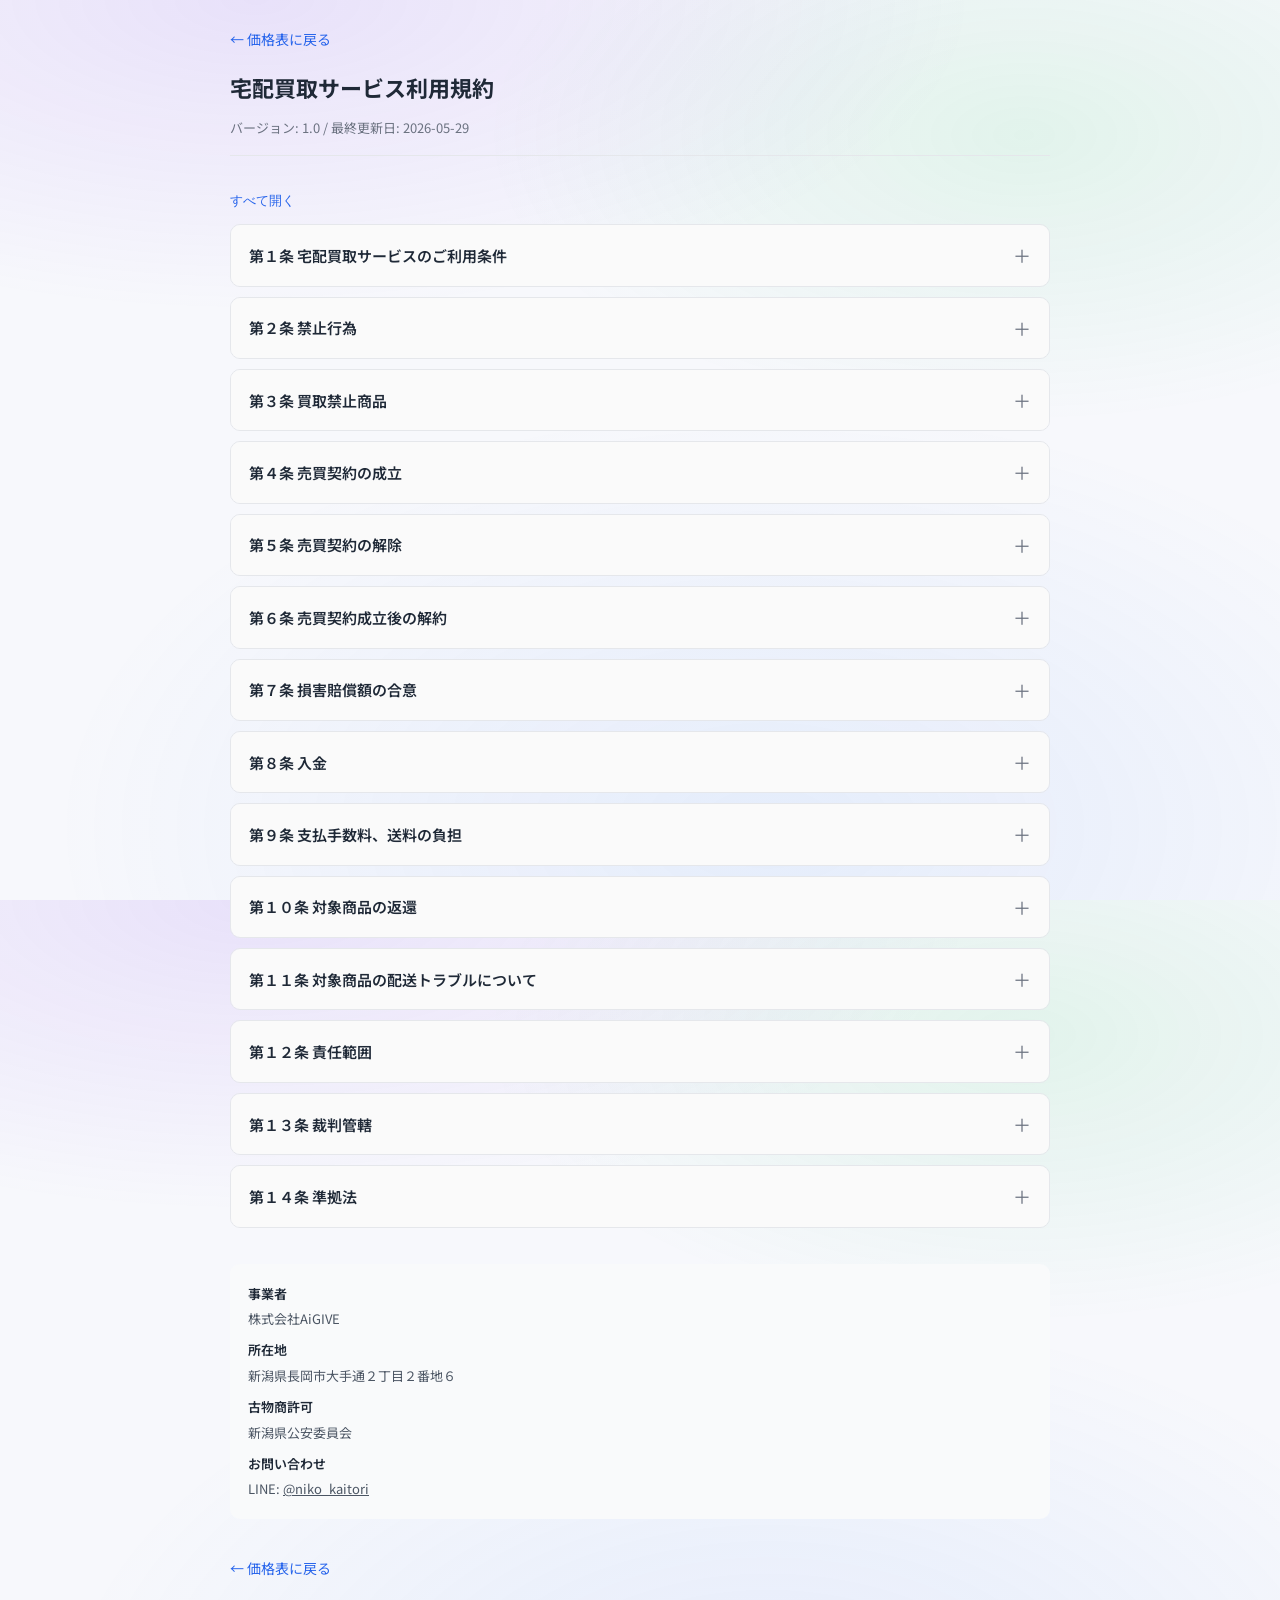
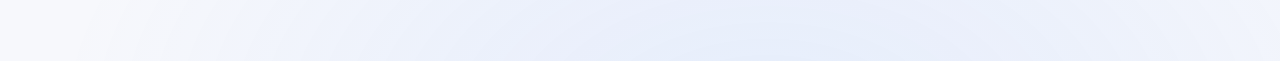
<file: terms.html>
<!DOCTYPE html>
<html lang="ja">
<head>
  <meta charset="UTF-8">
  <meta name="viewport" content="width=device-width, initial-scale=1.0">
  <title>利用規約 | にこにこ買取</title>
  <meta name="description" content="にこにこ買取（株式会社AiGIVE）の宅配買取サービス利用規約">
  <link rel="preconnect" href="https://fonts.googleapis.com">
  <link rel="preconnect" href="https://fonts.gstatic.com" crossorigin>
  <link href="https://fonts.googleapis.com/css2?family=Noto+Sans+JP:wght@400;500;600;700;900&display=swap" rel="stylesheet">
  <link rel="stylesheet" href="style.css">
  <link rel="icon" href="images/icon_130x130.png">
  <style>
    .terms-page { max-width: 860px; margin: 0 auto; padding: 24px 20px 64px; line-height: 1.8; color: #1f2937; }
    .terms-page__back { display: inline-flex; align-items: center; gap: 4px; color: #2563eb; text-decoration: none; font-size: 14px; margin-bottom: 16px; }
    .terms-page__back:hover { text-decoration: underline; }
    .terms-page h1 { font-size: 22px; margin: 0 0 8px; font-weight: 700; }
    .terms-page__meta { color: #6b7280; font-size: 13px; margin-bottom: 28px; padding-bottom: 16px; border-bottom: 1px solid #e5e7eb; }
    .terms-page details { border: 1px solid #e5e7eb; border-radius: 10px; margin-bottom: 10px; background: #fff; overflow: hidden; }
    .terms-page details[open] { box-shadow: 0 1px 3px rgba(0,0,0,0.04); }
    .terms-page summary { padding: 14px 18px; cursor: pointer; font-weight: 600; font-size: 15px; list-style: none; display: flex; align-items: center; justify-content: space-between; gap: 8px; background: #fafafa; }
    .terms-page summary::-webkit-details-marker { display: none; }
    .terms-page summary::after { content: '＋'; color: #6b7280; font-size: 18px; font-weight: 400; }
    .terms-page details[open] summary::after { content: '−'; }
    .terms-page details[open] summary { border-bottom: 1px solid #e5e7eb; }
    .terms-page__art-body { padding: 16px 22px 20px; font-size: 14px; }
    .terms-page__art-body p { margin: 0 0 10px; }
    .terms-page__art-body ol { padding-left: 1.4em; margin: 0 0 10px; }
    .terms-page__art-body ol > li { margin-bottom: 8px; }
    .terms-page__art-body ul.parenthesized { list-style: none; padding-left: 0; }
    .terms-page__art-body ul.parenthesized > li { padding-left: 2.2em; text-indent: -2.2em; margin-bottom: 6px; }
    .terms-page__art-body ul.sub { padding-left: 1.4em; list-style: disc; }
    .terms-page__art-body ul.sub > li { margin-bottom: 4px; }
    .terms-page__company { margin-top: 36px; padding: 18px; background: #f9fafb; border-radius: 10px; font-size: 13px; color: #4b5563; }
    .terms-page__company dt { font-weight: 600; color: #1f2937; margin-top: 8px; }
    .terms-page__company dt:first-child { margin-top: 0; }
    .terms-page__company dd { margin: 2px 0 0; }
    .terms-page__expand-all { display: inline-block; margin-bottom: 14px; font-size: 13px; color: #2563eb; cursor: pointer; background: none; border: none; padding: 0; }
    .terms-page__expand-all:hover { text-decoration: underline; }
  </style>
</head>
<body>
  <div class="terms-page">
    <a class="terms-page__back" href="./">← 価格表に戻る</a>
    <h1>宅配買取サービス利用規約</h1>
    <div class="terms-page__meta">
      バージョン: 1.0 / 最終更新日: 2026-05-29
    </div>

    <button class="terms-page__expand-all" type="button" id="expandAllBtn">すべて開く</button>

    <details>
      <summary>第１条 宅配買取サービスのご利用条件</summary>
      <div class="terms-page__art-body">
        <ol>
          <li>当社は、宅配買取サービスを、次のすべての条件を満たすお客様にご提供いたします。
            <ul class="parenthesized">
              <li>⑴ 本規約にご同意いただいた方</li>
              <li>⑵ 当社所定の買取申込書に、住所・氏名・生年月日・電話番号・お客様ご自身名義の銀行口座・その他の当社所定の事項をご記入いただいた方</li>
              <li>⑶ 下記本人確認書類を買取希望商品に同梱して送付することに同意いただいた方
                <ul class="sub">
                  <li>ア 初めての郵送取引の際は、３か月以内に取得した住民票または印鑑証明書の原本</li>
                  <li>イ 二度目以降の取引の方は、運転免許証、健康保険証、パスポート、マイナンバーカードのいずれかの写し</li>
                </ul>
              </li>
              <li>⑷ 本人確認書類とご本人が一緒に写った写真（セルフィー）を、当社が指定する方法により提供して頂ける方</li>
            </ul>
          </li>
          <li>前記⑵⑶⑷で得られた個人情報は当社にて厳重に管理し、個人情報保護法及び古物営業法等に定める場合を除き、お客様の許可なくお客様の個人情報を第三者に提供いたしません。</li>
        </ol>
      </div>
    </details>

    <details>
      <summary>第２条 禁止行為</summary>
      <div class="terms-page__art-body">
        <ol>
          <li>お客様が次のいずれかに該当する場合、本サービスを利用できません。
            <ul class="parenthesized">
              <li>⑴ お客様のご登録情報に虚偽の記載、誤記、記入漏れなどがある場合</li>
              <li>⑵ お客様が18歳未満である場合</li>
              <li>⑶ お客様が未成年者、成年被後見人、被保佐人及び補助人の同意を要する旨の審判を受けた被補助人のいずれかである場合</li>
              <li>⑷ お客様が過去に当社から売買契約を解除され、又は本サービスの利用を停止されていた場合</li>
              <li>⑸ 不正又は違法な手段、目的により本サービスを利用するものであると当社が判断する場合</li>
              <li>⑹ お客様が反社会的勢力（暴力団、暴力団員、暴力団準構成員、暴力団関係企業、総会屋、社会運動標榜ゴロ、政治活動標榜ゴロ、特殊知能暴力集団及びこれらに準じるもの）である場合</li>
              <li>⑺ 申込者と売主の同一性について、当社が合理的な疑いを持つ場合（親族等の第三者の個人情報を用いた申請と判断される場合を含む）。当社は申込者本人との電話等による確認を求めることができます。当該確認に応じない場合、または確認の結果、申込者と売主の同一性が確認できないと当社が判断した場合、当社は当該申込をお断りすることができます。</li>
              <li>⑻ 同一人物または関連する複数名義による反復・継続的な売却が認められる場合、または申込内容から不正目的が疑われると当社が判断した場合、当社は取引を謝絶することができます。</li>
              <li>⑼ 前各号の不正申請が確認された場合、当社は所轄の警察署または税務当局への通報を行うことができます。</li>
            </ul>
          </li>
        </ol>
      </div>
    </details>

    <details>
      <summary>第３条 買取禁止商品</summary>
      <div class="terms-page__art-body">
        <ol>
          <li>以下の商品については、当社は買取りを致しません。
            <ul class="parenthesized">
              <li>⑴ 盗品・贋物・コピー品・海賊版等の不正品</li>
              <li>⑵ 不正転売目的で入手した商品</li>
              <li>⑶ サンプル商品</li>
              <li>⑷ 免税購入品やその疑いのある商品</li>
              <li>⑸ メルカリやフリマサイトなどで購入された、一次流通品でない商品</li>
              <li>⑹ 当社の基準によって再シュリンク加工品などの再加工品と判断される商品</li>
              <li>⑺ 状態に問題がある商品</li>
              <li>⑻ においの付着（タバコ、香水、芳香剤、ペット、カビ、保管臭等）が認められる商品</li>
              <li>⑼ その他、当社の販売基準において再販が困難であると判断される商品</li>
            </ul>
          </li>
          <li>前項記載の商品が買取希望品の中に含まれていた場合、同時に送付された全商品の買取が不可となります。</li>
          <li>対象商品の状態によって、事前合意の買取価格から減額となる場合があります。以下の項目（「特定減額項目」）に該当する際は、当社での除去作業工数および再販時の付加価値低下を考慮し、一律で以下の基準により減額いたします。
            <ul class="sub">
              <li>ア 店舗の領収シール等のラベル：−200円/点</li>
              <li>イ ハードケース等の梱包：−200円/点</li>
            </ul>
          </li>
          <li>前項の「特定減額項目」は、お客様自身が発送前に容易に確認可能な客観的事実であるため、対象商品の発送をもって、お客様は当該減額を無条件で承諾したものとみなします。</li>
          <li>対象商品に関する確認結果はアプリ等によるメッセージで報告します。</li>
        </ol>
      </div>
    </details>

    <details>
      <summary>第４条 売買契約の成立</summary>
      <div class="terms-page__art-body">
        <ol>
          <li>以下のいずれかの方法により、対象商品の売買契約が成立します。
            <ul class="parenthesized">
              <li>⑴ お客様が当社ウェブサイト上の買取申込フォームに必要事項を入力し、本規約に同意の上送信した時点</li>
              <li>⑵ 当社とお客様の間で情報通信アプリ等を利用して対象商品の売買に関する合意が成立し、お客様が合意成立時から３時間以内に買取申込書を作成し送信した時点</li>
            </ul>
          </li>
          <li>対象商品が第5条第1項⑵に定める指定日に到着しなかった場合、実際の到着日における当社の買取価格を適用します。ただし、以下の場合は売買契約時の合意価格を適用します。
            <ul class="parenthesized">
              <li>⑴ 到着日の買取価格が合意価格を上回る場合</li>
              <li>⑵ 天災その他お客様の責めに帰すことのできない事由による遅延の場合</li>
            </ul>
          </li>
          <li>お客様が対象商品を発送した時点で、第３条第３項に定める「特定減額項目」の適用、および本規約の全条項に最終合意したものとみなします。</li>
        </ol>
      </div>
    </details>

    <details>
      <summary>第５条 売買契約の解除</summary>
      <div class="terms-page__art-body">
        <ol>
          <li>当社は、対象商品の売買契約成立後であっても、次のいずれかに該当する場合、当該売買契約を解除することができます。
            <ul class="parenthesized">
              <li>⑴ お客様の申告内容（本人確認書類、口座情報等）に虚偽、不備等が判明した場合</li>
              <li>⑵ 対象商品が当社の指定日までに届かなかった場合。当社の指定日は、原則として、売買契約成立日の翌日となります。当社の事前許可を得た場合例外的に、新潟県から離れた地域からの発送であり物理的に売買契約成立日の翌日に対象商品の到着が不可能である場合、売買契約成立日の翌々日となります。</li>
              <li>⑶ 第２条に定める禁止事項に該当する場合</li>
              <li>⑷ 第３条に掲げる商品であることが明らかとなった場合</li>
              <li>⑸ その他、当社が対象商品を買い取ることが不適当であると判断した場合</li>
              <li>⑹ 第2条1⑺⑻⑼に該当する事由が判明した場合</li>
            </ul>
          </li>
        </ol>
      </div>
    </details>

    <details>
      <summary>第６条 売買契約成立後の解約</summary>
      <div class="terms-page__art-body">
        <ol>
          <li>売買契約成立後、お客様の事情に基づく売買契約の解約はお受けできません。</li>
          <li>第３条第３項に定める「特定減額項目」に該当したことを理由とする、対象商品の返還請求および契約の解除は一切認められないものとします。</li>
          <li>特定減額項目以外の事由（当社査定による大幅な減額等）により、例外的に当社が解約を認める場合であっても、返送に係る送料はお客様の負担（着払い）となります。</li>
        </ol>
      </div>
    </details>

    <details>
      <summary>第７条 損害賠償額の合意</summary>
      <div class="terms-page__art-body">
        <ol>
          <li>売買契約成立後に第５条に基づき当社から売買契約が解除された場合、以下の損害賠償金が発生します。
            <ul class="parenthesized">
              <li>⑴ 通常商品の契約解除：1申請につき30,000円</li>
              <li>⑵ 未発売・予約商品の契約解除：1商品につき30,000円</li>
            </ul>
          </li>
        </ol>
      </div>
    </details>

    <details>
      <summary>第８条 入金</summary>
      <div class="terms-page__art-body">
        <ol>
          <li>当社が対象商品の受領後、原則として３営業日以内（土日祝を除く）にお支払いたします。ただし、口座情報に不備があった場合、不正な取引（規約違反、法令違反、その他社会通念に照らして当社が不正と判断した取引）に当たる場合、依頼先金融機関の事情による場合はこの限りではありません。</li>
        </ol>
      </div>
    </details>

    <details>
      <summary>第９条 支払手数料、送料の負担</summary>
      <div class="terms-page__art-body">
        <ol>
          <li>買取金額が１０万円以上の場合は、当社が支払手数料を負担いたします。買取金額が１０万円未満の場合はお客様にて、一律３００円の支払手数料をご負担いただきます。</li>
          <li>買取り商品の送料は、お客様の負担となります。ただし、当社が別途定めるキャンペーン条件を満たす場合、又は当社が着払い発送を指定した場合は、当社が送料を負担します。</li>
        </ol>
      </div>
    </details>

    <details>
      <summary>第１０条 対象商品の返還</summary>
      <div class="terms-page__art-body">
        <ol>
          <li>下記条件に該当した場合、当社は、お客様に当該対象商品を着払いにて返却いたします。
            <ul class="parenthesized">
              <li>⑴ 当社が受領した対象商品が、第３条１項２項記載の買取不可条件に該当していた場合。</li>
              <li>⑵ 第５条１項に基づき当社が対象商品の売買契約を解除した場合であり、かつ、その解除時までに対象商品をお客様から既に受け取っている場合</li>
            </ul>
          </li>
          <li>お客様が、返品商品の受取拒否をされたり、長期不在により商品が当社に返送された場合、お客様が当該商品に対する所有権その他一切の権利を放棄し、その処分を当社に委託したものとみなし、当社にて処分いたします。</li>
        </ol>
      </div>
    </details>

    <details>
      <summary>第１１条 対象商品の配送トラブルについて</summary>
      <div class="terms-page__art-body">
        <ol>
          <li>商品配送中に発生した対象商品の紛失・故障・破損等の損害につきましては、当社はその賠償の責を負いません。</li>
        </ol>
      </div>
    </details>

    <details>
      <summary>第１２条 責任範囲</summary>
      <div class="terms-page__art-body">
        <ol>
          <li>当社はお客様に対し、債務不履行責任、不法行為責任、その他法律上の請求原因の種別を問わず、当社の故意又は重過失による場合にのみ損害賠償責任を負うものとします。ただし、お客様が消費者契約法に定める消費者に該当する場合はこの限りではありません。</li>
          <li>本サービスの利用におけるお客様に対する損害賠償額の上限は、損害が生じた商品の当社買取査定基準に基づく査定金額を上限とします。ただし、お客様が消費者契約法に定める消費者に該当する場合で、かつ、当社の故意又は重過失による場合はこの限りではありません。</li>
          <li>お客様の本サービス利用に関し、当社がお客様に負う損害賠償責任の範囲は、お客様に直接かつ現実に生じた通常損害に限るものとし、予見又はその可能性の有無にかかわらず特別の事情による損害、逸失利益、間接的損害、その他の損害については責任を負いません。</li>
        </ol>
      </div>
    </details>

    <details>
      <summary>第１３条 裁判管轄</summary>
      <div class="terms-page__art-body">
        <ol>
          <li>お客様と当社の間で訴訟の必要が生じた場合、新潟地方裁判所長岡支部又は長岡簡易裁判所をもって第一審の専属的合意管轄裁判所とします。</li>
        </ol>
      </div>
    </details>

    <details>
      <summary>第１４条 準拠法</summary>
      <div class="terms-page__art-body">
        <ol>
          <li>本規約は日本法を準拠法とし、日本法によって解釈されます。</li>
        </ol>
      </div>
    </details>

    <dl class="terms-page__company">
      <dt>事業者</dt>
      <dd>株式会社AiGIVE</dd>
      <dt>所在地</dt>
      <dd>新潟県長岡市大手通２丁目２番地６</dd>
      <dt>古物商許可</dt>
      <dd>新潟県公安委員会</dd>
      <dt>お問い合わせ</dt>
      <dd>LINE: <a href="https://line.me/R/ti/p/@niko_kaitori" target="_blank" rel="noopener noreferrer">@niko_kaitori</a></dd>
    </dl>

    <a class="terms-page__back" href="./" style="margin-top:24px;">← 価格表に戻る</a>
  </div>

  <script>
    document.getElementById('expandAllBtn').addEventListener('click', function() {
      var details = document.querySelectorAll('.terms-page details');
      var allOpen = Array.from(details).every(function(d) { return d.open; });
      details.forEach(function(d) { d.open = !allOpen; });
      this.textContent = allOpen ? 'すべて開く' : 'すべて閉じる';
    });
  </script>
</body>
</html>
</file>
<file: style.css>
:root{
  --bg:#f7f8fc;
  --panel:rgba(255,255,255,0.92);
  --panel2:rgba(255,255,255,0.72);
  --text:rgba(15,23,42,0.95);
  --muted:rgba(15,23,42,0.68);
  --line:rgba(15,23,42,0.12);
  --accent:#7c3aed;
  --accent2:#22c55e;
  --danger:#ef4444;
  --shadow: 0 18px 60px rgba(2,6,23,0.10);
  --radius: 18px;
  --radius2: 14px;
}

*{box-sizing:border-box}
html,body{height:100%}
body{
  margin:0;
  overflow-x:hidden;
  font-family:"Noto Sans JP",system-ui,-apple-system,BlinkMacSystemFont,"Segoe UI",sans-serif;
  color:var(--text);
  background:
    radial-gradient(1200px 520px at 20% 0%, rgba(124,58,237,0.12), transparent 60%),
    radial-gradient(900px 480px at 80% 15%, rgba(34,197,94,0.10), transparent 60%),
    radial-gradient(1100px 650px at 60% 92%, rgba(59,130,246,0.10), transparent 65%),
    var(--bg);
}

a{color:inherit}
.container{max-width:1100px;margin:0 auto;padding:0 16px}
.sr-only{position:absolute;left:-9999px}

.header{position:sticky;top:0;z-index:20;backdrop-filter: blur(10px);background:linear-gradient(to bottom, rgba(255,255,255,0.92), rgba(255,255,255,0.72));border-bottom:1px solid var(--line)}
.header__inner{display:flex;align-items:center;justify-content:space-between;gap:16px;padding:14px 0}
.brand{display:flex;align-items:center;gap:12px;min-width:0}
.brand__mark{width:44px;height:44px;border-radius:14px;display:grid;place-items:center;background:linear-gradient(135deg, rgba(124,58,237,0.95), rgba(59,130,246,0.85));box-shadow:0 10px 30px rgba(124,58,237,0.28);overflow:hidden;flex:0 0 auto}
.brand__mark-img{width:100%;height:100%;object-fit:cover;display:block}
.brand__logo{height:36px;width:auto;display:block}
.brand__title{font-size:16px;font-weight:900;line-height:1.1}
.brand__subtitle{font-size:12px;color:var(--muted)}
.header__meta{text-align:right}
.header__updated{font-size:12px;color:var(--muted)}
.header__note{font-size:12px;color:var(--muted)}

/* テストモードバナー */
.testmode-banner{background:#fbbf24;color:#78350f;font-weight:900;font-size:13px;text-align:center;padding:8px;letter-spacing:.03em}

/* 募集停止バナー */
.closed-banner{background:#dc2626;color:#fff;padding:0}
.closed-banner[hidden]{display:none}
.closed-banner__inner{display:flex;align-items:center;gap:14px;padding:16px 0}
.closed-banner__icon{font-size:28px;flex-shrink:0}
.closed-banner__body{display:flex;flex-direction:column;gap:4px}
.closed-banner__title{font-weight:900;font-size:16px;line-height:1.4}
.closed-banner__message{font-size:13px;opacity:0.9;line-height:1.5}
.closed-banner__message:empty{display:none}

/* クイックナビ */
.quicknav{background:linear-gradient(135deg,rgba(124,58,237,0.08),rgba(59,130,246,0.07));border-bottom:1px solid var(--line);padding:10px 0}
.quicknav__inner{display:flex;flex-wrap:wrap;gap:8px}
.quicknav__btn{display:inline-flex;align-items:center;gap:6px;padding:9px 16px;border-radius:999px;font-size:13px;font-weight:900;text-decoration:none;transition:transform .1s ease, box-shadow .1s ease, filter .1s ease}
.quicknav__btn:hover{transform:translateY(-2px);box-shadow:0 4px 12px rgba(0,0,0,0.12);filter:brightness(1.05)}
.quicknav__btn--howto{background:linear-gradient(135deg,#7c3aed,#6d28d9);color:#fff;box-shadow:0 2px 8px rgba(124,58,237,0.35)}
.quicknav__btn--docs{background:linear-gradient(135deg,#2563eb,#1d4ed8);color:#fff;box-shadow:0 2px 8px rgba(37,99,235,0.30)}
.quicknav__btn--ship{background:linear-gradient(135deg,#059669,#047857);color:#fff;box-shadow:0 2px 8px rgba(5,150,105,0.30)}

/* 送料無料バナー */
.shipping-banner{background:linear-gradient(135deg,#064e3b 0%,#065f46 50%,#047857 100%);overflow:hidden;position:relative}
.shipping-banner::before{content:'';position:absolute;inset:0;background:repeating-linear-gradient(-55deg,transparent,transparent 18px,rgba(255,255,255,0.03) 18px,rgba(255,255,255,0.03) 36px);pointer-events:none}
.shipping-banner__inner{display:flex;align-items:center;justify-content:space-between;gap:16px;padding:20px 0;position:relative;z-index:1}
.shipping-banner__left{display:flex;flex-direction:column;gap:8px;flex:1;min-width:0}
.shipping-banner__tag{display:inline-flex;align-items:center;background:#fbbf24;color:#78350f;font-size:11px;font-weight:900;padding:4px 12px;border-radius:999px;letter-spacing:.05em;width:fit-content}
.shipping-banner__headline{display:flex;align-items:baseline;gap:6px;flex-wrap:wrap}
.shipping-banner__num{font-size:38px;font-weight:900;color:#fff;line-height:1;letter-spacing:-.02em}
.shipping-banner__unit{font-size:22px}
.shipping-banner__de{font-size:20px;color:rgba(255,255,255,0.75);font-weight:700}
.shipping-banner__free{font-size:38px;font-weight:900;color:#fbbf24;line-height:1;letter-spacing:-.02em}
.shipping-banner__cond{font-size:14px;color:rgba(255,255,255,0.90);font-weight:700;line-height:1.5}
.shipping-banner__cond strong{color:#fff}
.shipping-banner__exc{font-size:12px;color:rgba(255,255,255,0.55);margin-left:6px;font-weight:400}
.shipping-banner__guide{font-size:13px;color:rgba(255,255,255,0.85);background:rgba(255,255,255,0.10);border:1px solid rgba(255,255,255,0.20);border-radius:8px;padding:6px 12px;display:inline-block;width:fit-content}
.shipping-banner__guide strong{color:#fbbf24}
.shipping-banner__note{font-size:11px;color:rgba(255,255,255,0.45);line-height:1.6}
.shipping-banner__truck{font-size:72px;line-height:1;flex-shrink:0;filter:drop-shadow(0 4px 16px rgba(0,0,0,0.25));transform:scaleX(-1)}
@media(max-width:520px){
  .shipping-banner__truck{display:none}
  .shipping-banner__num,.shipping-banner__free{font-size:28px}
  .shipping-banner__unit,.shipping-banner__de{font-size:16px}
}

.tabs{position:sticky;top:76px;z-index:15;backdrop-filter: blur(10px);background:linear-gradient(to bottom, rgba(255,255,255,0.74), rgba(255,255,255,0.62));border-bottom:1px solid var(--line);overflow:hidden}
.tabs__inner{display:flex;gap:10px;padding:10px 0;overflow:auto}
.tab{flex:0 0 auto;border:1px solid var(--line);background:rgba(255,255,255,0.78);color:var(--text);padding:10px 12px;border-radius:999px;font-weight:800;cursor:pointer;transition:transform .06s ease, background .2s ease, border-color .2s ease}
.tab:hover{background:rgba(255,255,255,0.92)}
.tab:active{transform:translateY(1px)}
.tab.is-active{border-color:rgba(124,58,237,0.45);background:linear-gradient(135deg, rgba(124,58,237,0.14), rgba(34,197,94,0.10))}

.main{padding:18px 0 26px}
.controls{display:flex;align-items:center;justify-content:space-between;gap:12px;margin:14px 0 10px}
.search{flex:1;min-width:0;display:flex;gap:10px;align-items:center}
.search__input{width:100%;border:1px solid var(--line);background:rgba(255,255,255,0.92);color:var(--text);padding:12px 12px;border-radius:999px;outline:none}
.search__input:focus{border-color:rgba(124,58,237,0.7);box-shadow:0 0 0 4px rgba(124,58,237,0.14)}
.search__clear{border:1px solid var(--line);background:rgba(255,255,255,0.86);color:var(--text);padding:10px 12px;border-radius:999px;cursor:pointer}
.controls__right{display:flex;align-items:center;gap:10px;flex:0 0 auto}
.count{font-size:12px;color:var(--muted)}
.viewbtn{border:1px solid var(--line);background:rgba(255,255,255,0.86);color:var(--text);padding:10px 12px;border-radius:999px;font-weight:800;cursor:pointer}

.status{margin-top:14px}
.loading{display:flex;align-items:center;gap:10px;color:var(--muted);padding:14px 12px;border:1px solid var(--line);border-radius:var(--radius);background:rgba(255,255,255,0.88)}
.spinner{width:18px;height:18px;border-radius:999px;border:2px solid rgba(15,23,42,0.15);border-top-color:rgba(124,58,237,0.95);animation:spin 1s linear infinite}
@keyframes spin{to{transform:rotate(360deg)}}

.error{padding:16px 14px;border:1px solid rgba(239,68,68,0.45);border-radius:var(--radius);background:rgba(239,68,68,0.10)}
.error__title{font-weight:900;margin-bottom:4px}
.error__desc{color:var(--muted);font-size:13px;margin-bottom:12px}
.retry{border:1px solid rgba(239,68,68,0.45);background:rgba(239,68,68,0.18);color:var(--text);padding:10px 12px;border-radius:999px;font-weight:800;cursor:pointer}

.notices{margin-top:14px;display:grid;gap:10px}
.notice{border:1px solid rgba(124,58,237,0.22);border-radius:var(--radius);background:linear-gradient(135deg, rgba(124,58,237,0.08), rgba(34,197,94,0.06));box-shadow:var(--shadow);padding:12px}
.notice__row{display:flex;gap:10px;align-items:flex-start}
.notice__icon{width:28px;height:28px;border-radius:10px;display:grid;place-items:center;background:rgba(124,58,237,0.14);border:1px solid rgba(124,58,237,0.20);flex:0 0 auto;font-weight:900}
.notice__text{font-weight:900;line-height:1.35}
.notice__sub{margin-top:4px;color:var(--muted);font-size:12px;line-height:1.5;white-space:pre-wrap}

.grid{display:grid;grid-template-columns:repeat(1,minmax(0,1fr));gap:12px;margin-top:14px}
.grid[hidden]{display:none}
@media (min-width:560px){.grid{grid-template-columns:repeat(2,minmax(0,1fr));}}
@media (min-width:920px){.grid{grid-template-columns:repeat(3,minmax(0,1fr));}}

.card{border:1px solid var(--line);border-radius:var(--radius);background:rgba(255,255,255,0.92);box-shadow:var(--shadow);overflow:hidden}
.card__top{display:flex;gap:12px;padding:12px}
.card__img{width:92px;height:92px;border-radius:14px;background:rgba(15,23,42,0.05);border:1px solid rgba(15,23,42,0.10);display:grid;place-items:center;overflow:hidden;flex:0 0 auto}
.card__img img{width:100%;height:100%;object-fit:cover;display:block}
.card__body{min-width:0}
.card__name{font-weight:900;line-height:1.25;margin:0 0 6px;font-size:15px}
.card__model{font-size:12px;color:var(--muted)}
.card__prices{display:grid;grid-template-columns:1fr 1fr;gap:10px;padding:0 12px 12px}
.pricebox{border:1px solid rgba(15,23,42,0.10);border-radius:14px;background:rgba(15,23,42,0.03);padding:10px}
.pricebox__label{font-size:11px;color:var(--muted)}
.pricebox__value{margin-top:4px;font-size:18px;font-weight:900;letter-spacing:0.2px}
.pricebox__value.is-empty{font-size:13px;font-weight:700;color:rgba(15,23,42,0.45)}
.card__actions{display:flex;justify-content:flex-end;gap:8px;padding:0 12px 12px}
.postbtn{border:1px solid var(--line);background:rgba(255,255,255,0.86);color:var(--text);padding:8px 10px;border-radius:999px;font-weight:900;cursor:pointer;font-size:12px}
.postbtn:hover{background:rgba(255,255,255,0.96)}

.tablewrap{margin-top:14px;border:1px solid var(--line);border-radius:var(--radius);overflow:hidden;background:rgba(255,255,255,0.92)}
.table{width:100%;border-collapse:collapse}
.table th,.table td{padding:10px 10px;border-bottom:1px solid rgba(15,23,42,0.08);vertical-align:middle}
.table thead th{font-size:12px;color:rgba(15,23,42,0.74);background:rgba(15,23,42,0.03)}
.table tbody tr:hover{background:rgba(15,23,42,0.02)}
.th-img{width:74px}
.th-price{width:140px;text-align:right}
.table td:nth-child(4),.table td:nth-child(5){text-align:right;font-weight:900}
.table td:nth-child(3){color:var(--muted);font-size:12px}
.timg{width:56px;height:56px;border-radius:12px;background:rgba(15,23,42,0.05);border:1px solid rgba(15,23,42,0.10);overflow:hidden}
.timg img{width:100%;height:100%;object-fit:cover;display:block}

.footer{border-top:1px solid var(--line);padding:18px 0;color:var(--muted)}
.footer__inner{display:flex;align-items:flex-start;justify-content:space-between;gap:14px}
.footer__brand{font-weight:900;color:var(--text);display:flex;align-items:center}
.footer__logo{height:24px;width:auto;display:block}
.footer__small{font-size:12px;max-width:720px}
.xlink{font-size:12px;text-decoration:none;border:1px solid var(--line);padding:10px 12px;border-radius:999px;background:rgba(255,255,255,0.82)}

/* ===== CART HEADER BUTTON ===== */
.header__right{display:flex;align-items:center;gap:14px}
.cart-header-btn{position:relative;border:1px solid var(--line);background:rgba(255,255,255,0.86);color:var(--text);padding:10px 14px;border-radius:999px;font-size:18px;cursor:pointer;line-height:1;flex:0 0 auto}
.cart-header-btn:hover{background:rgba(255,255,255,0.96)}
.cart-badge{position:absolute;top:-6px;right:-6px;min-width:18px;height:18px;border-radius:999px;background:var(--danger);color:#fff;font-size:11px;font-weight:900;display:grid;place-items:center;padding:0 4px}

/* ===== CART BUTTONS IN LIST ===== */
.cartbtn{border:1px solid rgba(124,58,237,0.45);background:linear-gradient(135deg,rgba(124,58,237,0.10),rgba(34,197,94,0.06));color:var(--text);padding:8px 10px;border-radius:999px;font-weight:900;cursor:pointer;font-size:12px}
.cartbtn:hover{background:linear-gradient(135deg,rgba(124,58,237,0.18),rgba(34,197,94,0.12))}
.cartbtn--sm{padding:6px 10px;font-size:12px}
.th-action{width:64px;text-align:center}
.table td:nth-child(6){text-align:center}

/* ===== TOAST ===== */
.cart-toast{position:fixed;bottom:24px;left:50%;transform:translateX(-50%) translateY(80px);background:rgba(15,23,42,0.90);color:#fff;padding:12px 22px;border-radius:999px;font-weight:700;font-size:13px;z-index:200;transition:transform .28s ease;pointer-events:none;white-space:nowrap}
.cart-toast.is-visible{transform:translateX(-50%) translateY(0)}

/* ===== SHRINK SELECTOR ===== */
.shrink-sel{position:fixed;inset:0;z-index:110;display:flex;align-items:flex-end;justify-content:center}
.shrink-sel[hidden]{display:none}
.shrink-sel__bd{position:absolute;inset:0;background:rgba(2,6,23,0.45);backdrop-filter:blur(4px)}
.shrink-sel__panel{position:relative;z-index:1;width:min(420px,100%);background:#fff;border-radius:24px 24px 0 0;padding:20px 16px 40px;display:grid;gap:10px}
.shrink-sel__title{font-weight:900;font-size:15px;text-align:center;padding-bottom:2px;color:var(--text)}
.shrink-sel__btn{border:1px solid var(--line);background:rgba(255,255,255,0.92);color:var(--text);padding:14px 16px;border-radius:14px;font-weight:900;cursor:pointer;display:flex;justify-content:space-between;align-items:center;text-align:left}
.shrink-sel__btn:hover{background:linear-gradient(135deg,rgba(124,58,237,0.08),rgba(34,197,94,0.06));border-color:rgba(124,58,237,0.35)}
.shrink-sel__item{font-weight:900;font-size:14px}
.shrink-sel__price{font-size:13px;font-weight:700;color:var(--accent)}
.shrink-sel__cancel{border:none;background:none;color:var(--muted);padding:10px;border-radius:999px;font-weight:700;cursor:pointer;text-align:center;font-size:13px}

/* ===== CART MODAL ===== */
.cart-modal{position:fixed;inset:0;z-index:90;display:grid;place-items:center;padding:16px}
.cart-modal[hidden]{display:none}
.cart-modal__bd{position:absolute;inset:0;background:rgba(2,6,23,0.55);backdrop-filter:blur(6px)}
.cart-modal__panel{position:relative;z-index:1;width:min(560px,100%);max-height:90vh;background:#fff;border-radius:var(--radius);display:flex;flex-direction:column;overflow:hidden;box-shadow:var(--shadow)}
.cart-modal__head{display:flex;align-items:center;justify-content:space-between;padding:16px;border-bottom:1px solid var(--line);flex:0 0 auto}
.cart-modal__title{font-weight:900;font-size:16px}
.cart-modal__close{border:1px solid var(--line);background:rgba(255,255,255,0.86);color:var(--text);padding:8px 12px;border-radius:999px;font-weight:900;cursor:pointer}
.cart-modal__body{flex:1 1 auto;overflow-y:auto;padding:12px 14px}
.cart-modal__empty{text-align:center;color:var(--muted);padding:32px 0;font-size:14px}
.cart-item{display:flex;align-items:center;gap:10px;padding:10px 0;border-bottom:1px solid rgba(15,23,42,0.07)}
.cart-item:last-child{border-bottom:none}
.cart-item__info{flex:1;min-width:0}
.cart-item__name{font-weight:700;font-size:14px;line-height:1.25}
.cart-item__meta{font-size:12px;color:var(--muted);margin-top:2px}
.cart-item__right{display:flex;align-items:center;gap:8px;flex:0 0 auto}
.cart-item__price{font-weight:900;font-size:14px;white-space:nowrap;min-width:70px;text-align:right}
.cart-item__qty{display:flex;align-items:center;gap:4px}
.cart-qty-btn{border:1px solid var(--line);background:rgba(255,255,255,0.86);color:var(--text);width:28px;height:28px;border-radius:999px;font-weight:900;cursor:pointer;display:grid;place-items:center;font-size:14px}
.cart-qty-num{width:22px;text-align:center;font-weight:900;font-size:14px}
.cart-item__del{border:none;background:none;color:var(--muted);cursor:pointer;padding:4px 6px;border-radius:6px;font-size:15px;line-height:1}
.cart-item__del:hover{color:var(--danger)}
.cart-modal__foot{padding:12px 14px 16px;border-top:1px solid var(--line);flex:0 0 auto}
.cart-total{display:flex;justify-content:space-between;align-items:baseline;margin-bottom:10px}
.cart-total__label{font-weight:700;font-size:14px;color:var(--muted)}
.cart-total__right{display:flex;align-items:baseline;gap:6px}
.cart-total__amount{font-weight:900;font-size:22px}
.cart-total__count{font-size:12px;color:var(--muted)}
.cart-checkout-btn{width:100%;border:none;background:linear-gradient(135deg,rgba(124,58,237,0.92),rgba(59,130,246,0.85));color:#fff;padding:15px;border-radius:999px;font-weight:900;font-size:16px;cursor:pointer}
.cart-checkout-btn:hover{opacity:0.92}
.cart-clear-btn{width:100%;border:1px solid rgba(239,68,68,0.35);background:none;color:rgba(239,68,68,0.75);padding:10px;border-radius:999px;font-weight:700;font-size:13px;cursor:pointer;margin-top:8px}
.cart-clear-btn:hover{background:rgba(239,68,68,0.06)}

/* ===== CHECKOUT MODAL ===== */
.checkout-modal{position:fixed;inset:0;z-index:95;display:grid;place-items:center;padding:16px}
.checkout-modal[hidden]{display:none}
.checkout-modal__bd{position:absolute;inset:0;background:rgba(2,6,23,0.55);backdrop-filter:blur(6px)}
.checkout-modal__panel{position:relative;z-index:1;width:min(560px,100%);max-height:90vh;background:#fff;border-radius:var(--radius);display:flex;flex-direction:column;overflow:hidden;box-shadow:var(--shadow)}
.checkout-modal__head{display:flex;align-items:center;justify-content:space-between;padding:16px;border-bottom:1px solid var(--line);flex:0 0 auto}
.checkout-modal__title{font-weight:900;font-size:16px}
.checkout-modal__close{border:1px solid var(--line);background:rgba(255,255,255,0.86);color:var(--text);padding:8px 12px;border-radius:999px;font-weight:900;cursor:pointer}
.checkout-modal__body{flex:1 1 auto;overflow-y:auto;padding:16px}
.checkout-modal__note{font-size:13px;color:var(--muted);margin:0 0 14px;line-height:1.6}

/* Form */
.form-row{display:grid;grid-template-columns:1fr 1fr;gap:12px}
@media (max-width:400px){.form-row{grid-template-columns:1fr}}
.form-field{margin-bottom:14px}
.form-label{display:block;font-size:13px;font-weight:700;margin-bottom:6px}
.form-required{display:inline-block;background:rgba(239,68,68,0.12);color:rgba(239,68,68,0.85);border-radius:4px;padding:1px 5px;font-size:11px;font-weight:700;margin-left:5px}
.form-input{width:100%;border:1px solid var(--line);background:rgba(255,255,255,0.92);color:var(--text);padding:11px 12px;border-radius:12px;outline:none;font-family:inherit;font-size:14px;box-sizing:border-box}
.form-input:focus{border-color:rgba(124,58,237,0.65);box-shadow:0 0 0 3px rgba(124,58,237,0.10)}
.form-textarea{resize:vertical;min-height:72px}
.form-section-title{font-weight:900;font-size:14px;margin:20px 0 4px;padding-top:16px;border-top:1px solid var(--line)}
.form-select{appearance:none;background-image:url("data:image/svg+xml,%3Csvg xmlns='http://www.w3.org/2000/svg' width='16' height='16' viewBox='0 0 24 24' fill='none' stroke='%2364748b' stroke-width='2'%3E%3Cpath d='M6 9l6 6 6-6'/%3E%3C/svg%3E");background-repeat:no-repeat;background-position:right 10px center;padding-right:32px;cursor:pointer}

/* Checkout cart preview */
.checkout-preview{border:1px solid var(--line);border-radius:14px;background:rgba(15,23,42,0.025);padding:12px;margin-bottom:14px}
.checkout-preview__title{font-weight:900;font-size:11px;color:var(--muted);text-transform:uppercase;letter-spacing:0.5px;margin-bottom:8px}
.checkout-preview__item{font-size:13px;padding:5px 0;border-bottom:1px solid rgba(15,23,42,0.06);display:flex;align-items:center;gap:6px;flex-wrap:wrap}
.checkout-preview__item:last-of-type{border-bottom:none}
.checkout-preview__item-info{flex:1;min-width:0;line-height:1.4;word-break:break-all}
.checkout-preview__item-price{font-weight:700;white-space:nowrap;font-size:13px}
.checkout-preview__controls{display:flex;align-items:center;gap:3px;white-space:nowrap}
.preview-qty-btn{background:var(--line);border:none;border-radius:4px;width:24px;height:24px;font-size:15px;line-height:1;cursor:pointer;display:flex;align-items:center;justify-content:center;padding:0;flex-shrink:0}
.preview-qty-btn:hover{background:#cbd5e1}
.preview-qty-num{font-size:12px;min-width:26px;text-align:center}
.preview-del-btn{background:none;border:none;color:#ef4444;font-size:17px;line-height:1;cursor:pointer;padding:0 2px;flex-shrink:0}
.preview-del-btn:hover{color:#dc2626}
.checkout-preview__empty{font-size:13px;color:var(--muted);text-align:center;padding:8px 0}
.checkout-preview__total{font-weight:900;font-size:13px;margin-top:8px;padding-top:8px;border-top:1px solid var(--line)}

/* Saved member banner */
.saved-member-banner{display:flex;align-items:center;gap:8px;background:#f0fdf4;border:1px solid #bbf7d0;border-radius:8px;padding:10px 14px;font-size:13px;color:#166534;margin-bottom:12px}
.saved-member-banner span{flex:1}
.saved-member-clear{background:none;border:1px solid #86efac;border-radius:6px;padding:3px 10px;font-size:12px;color:#166534;cursor:pointer}
.saved-member-clear:hover{background:#dcfce7}

/* Submit & error */
.checkout-error{border:1px solid rgba(239,68,68,0.4);border-radius:12px;background:rgba(239,68,68,0.07);padding:12px;font-size:13px;color:rgba(200,30,30,0.9);margin-bottom:12px;white-space:pre-wrap;line-height:1.5}
.checkout-submit{width:100%;border:none;background:linear-gradient(135deg,rgba(124,58,237,0.92),rgba(59,130,246,0.85));color:#fff;padding:15px;border-radius:999px;font-weight:900;font-size:16px;cursor:pointer;margin-top:4px}
.checkout-submit:disabled{opacity:0.6;cursor:not-allowed}
.checkout-submit:not(:disabled):hover{opacity:0.92}
.checkout-submit--outline{background:none;border:1px solid var(--line);color:var(--text);margin-top:16px;display:block}
.checkout-submit--outline:hover{background:rgba(15,23,42,0.04)}

/* Done screen */
.checkout-done{text-align:center;padding:24px 0 8px}
.checkout-done__icon{font-size:48px;margin-bottom:12px}
.checkout-done__title{font-weight:900;font-size:20px;margin-bottom:8px}
.checkout-done__text{color:var(--muted);font-size:14px;line-height:1.6;margin-bottom:16px}
.checkout-done__email-notice{background:#eff6ff;border:1px solid #bfdbfe;border-radius:8px;padding:12px 16px;font-size:13px;color:#1e40af;line-height:1.6;margin-bottom:16px}
.checkout-done__actions{display:flex;flex-direction:column;gap:10px;margin-top:20px}
/* 次にやること ステップ */
.next-steps{background:#eff6ff;border:2px solid #1a56db;border-radius:16px;padding:20px;margin:16px 0}
.next-steps__title{font-weight:900;font-size:15px;color:#1a56db;margin-bottom:14px;text-align:center}
.next-steps__list{list-style:none;padding:0;margin:0;display:flex;flex-direction:column;gap:14px}
.next-steps__item{display:flex;gap:12px;align-items:flex-start}
.next-steps__num{flex-shrink:0;width:28px;height:28px;background:#1a56db;color:#fff;border-radius:50%;display:flex;align-items:center;justify-content:center;font-weight:900;font-size:14px;margin-top:2px}
.next-steps__body{flex:1}
.next-steps__label{font-weight:700;font-size:15px;margin-bottom:6px}
.next-steps__desc{font-size:13px;color:#374151;line-height:1.6;margin:0}
.next-steps__or{font-size:12px;color:#6b7280;margin:8px 0 6px;text-align:center}
/* eKYC step */
.ekyc-step__title{font-weight:900;font-size:15px;margin-bottom:6px}
.ekyc-step__text{font-size:13px;color:#374151;line-height:1.6;margin-bottom:16px}
.ekyc-start-btn{display:block;background:#1a56db;color:#fff;text-align:center;padding:13px;border-radius:12px;font-weight:700;font-size:14px;text-decoration:none;margin-bottom:8px}
.ekyc-start-btn:hover{background:#1e40af}
.ekyc-done-btn{display:block;width:100%;background:none;border:1px solid #9ca3af;color:#6b7280;padding:10px;border-radius:12px;font-size:13px;cursor:pointer;font-family:inherit}
.ekyc-done-btn:hover{background:#f9fafb}

/* 見積書 */
.receipt{border:2px solid rgba(124,58,237,0.35);border-radius:16px;background:#fff;padding:20px;margin:18px 0;text-align:left;font-size:13px}
.receipt__header{margin-bottom:14px}
.receipt__label{color:var(--muted);font-size:12px;margin-bottom:6px}
.receipt__id-row{font-size:14px;font-weight:900}
.receipt__id{color:rgba(124,58,237,0.9);font-size:18px;letter-spacing:.08em}
.receipt__section-title{font-weight:900;font-size:14px;margin-bottom:8px;padding-bottom:6px;border-bottom:1px solid var(--line)}
.receipt__table{width:100%;border-collapse:collapse;margin-bottom:14px}
.receipt__table th{font-size:11px;font-weight:900;color:var(--muted);padding:4px 6px;border-bottom:1px solid var(--line);white-space:nowrap}
.receipt__th-num,.receipt__td-num{text-align:right;white-space:nowrap}
.receipt__table td{padding:6px 6px;border-bottom:1px solid rgba(0,0,0,0.05);vertical-align:top;line-height:1.5}
.receipt__model{font-size:11px;color:var(--muted)}
.receipt__totals{border-top:2px solid var(--line);padding-top:10px;margin-bottom:14px;display:grid;gap:4px}
.receipt__total-row{display:flex;justify-content:space-between;font-size:13px;color:var(--muted)}
.receipt__total-row--final{font-size:15px;font-weight:900;color:var(--text);border-top:1px solid var(--line);padding-top:6px;margin-top:4px}
.receipt__address{background:#eff6ff;border:1px solid #bfdbfe;border-radius:10px;padding:12px;margin-bottom:10px;font-size:13px;line-height:1.8}
.receipt__address-label{font-weight:900;margin-bottom:4px}
.receipt__notes{background:rgba(239,68,68,0.05);border:1px solid rgba(239,68,68,0.2);border-radius:10px;padding:12px}
.receipt__notes-title{font-weight:900;font-size:13px;margin-bottom:6px}
.receipt__notes-list{margin:0;padding:0 0 0 16px;display:grid;gap:5px}
.receipt__notes-list li{font-size:12px;color:var(--muted);line-height:1.65}

/* 印刷時 */
@media print{
  body *{visibility:hidden}
  #receiptBlock,#receiptBlock *{visibility:visible}
  #receiptBlock{position:fixed;top:0;left:0;width:100%;padding:20px;border:none}
}

/* share (post screenshot) */
html.is-modal-open,body.is-modal-open{overflow:hidden}
.share{position:fixed;inset:0;z-index:100;display:grid;place-items:center;padding:16px}
.share[hidden]{display:none}
.share__backdrop{position:absolute;inset:0;background:rgba(2,6,23,0.55);backdrop-filter: blur(6px)}
.share__panel{position:relative;z-index:1;max-width:980px;width:min(980px,100%);display:grid;gap:12px}
.share__toolbar{display:flex;align-items:center;justify-content:space-between;gap:10px}
.share__hint{color:rgba(255,255,255,0.88);font-weight:800;font-size:12px}
.share__btn{border:1px solid rgba(255,255,255,0.25);background:rgba(255,255,255,0.12);color:rgba(255,255,255,0.92);padding:10px 12px;border-radius:999px;font-weight:900;cursor:pointer}
.share__btn:hover{background:rgba(255,255,255,0.18)}
.share__card{border-radius:28px;overflow:hidden;box-shadow:0 30px 120px rgba(2,6,23,0.35);border:1px solid rgba(255,255,255,0.10);background:
  radial-gradient(900px 520px at 15% 0%, rgba(124,58,237,0.18), transparent 60%),
  radial-gradient(720px 520px at 85% 20%, rgba(34,197,94,0.12), transparent 60%),
  #ffffff;
  aspect-ratio: 1 / 1;
  width: min(920px, 100%);
}
.share__topline{padding:18px 18px 0}
.share__brand{display:flex;align-items:center;gap:12px}
.share__mark{width:54px;height:54px;border-radius:18px;display:grid;place-items:center;background:linear-gradient(135deg, rgba(124,58,237,0.95), rgba(59,130,246,0.85));box-shadow:0 16px 40px rgba(124,58,237,0.18);overflow:hidden}
.share__mark-img{width:100%;height:100%;object-fit:cover;display:block}
.share__brandname{font-weight:900}
.share__meta{font-size:12px;color:rgba(15,23,42,0.62)}
.share__main{padding:14px 18px 0;display:grid;grid-template-columns: 1.05fr 0.95fr;gap:16px;align-items:center}
.share__img{border-radius:22px;background:rgba(15,23,42,0.04);border:1px solid rgba(15,23,42,0.10);overflow:hidden;aspect-ratio:1/1}
.share__img img{width:100%;height:100%;object-fit:cover;display:block}
.share__name{font-weight:900;font-size:22px;line-height:1.25}
.share__model{margin-top:6px;color:rgba(15,23,42,0.65);font-size:13px;font-weight:800}
.share__prices{margin-top:14px;display:grid;gap:10px}
.shareprice{border:1px solid rgba(15,23,42,0.10);border-radius:18px;background:rgba(255,255,255,0.86);padding:14px}
.shareprice__label{font-size:12px;color:rgba(15,23,42,0.62);font-weight:900}
.shareprice__value{margin-top:6px;font-size:34px;font-weight:900;letter-spacing:0.2px}
.share__foot{padding:14px 18px 18px;color:rgba(15,23,42,0.62);font-size:12px}
.share__note{font-weight:800}
@media (max-width:720px){
  .share__card{aspect-ratio:auto}
  .share__main{grid-template-columns: 1fr; padding-bottom: 12px}
  .share__prices{grid-template-columns: 1fr 1fr}
  .shareprice__value{font-size:26px}
}

/* 利用規約モーダル */
.terms-modal{position:fixed;inset:0;z-index:800;display:flex;align-items:center;justify-content:center}
.terms-modal[hidden]{display:none}
.terms-modal__bd{position:absolute;inset:0;background:rgba(15,23,42,0.55);backdrop-filter:blur(2px)}
.terms-modal__panel{position:relative;background:#fff;border-radius:18px;width:min(700px,96vw);height:88dvh;max-height:88dvh;display:flex;flex-direction:column;box-shadow:0 24px 64px rgba(15,23,42,0.18)}
.terms-modal__head{display:flex;align-items:center;justify-content:space-between;padding:18px 22px 14px;border-bottom:1px solid var(--border)}
.terms-modal__title{font-size:17px;font-weight:900}
.terms-modal__close{background:none;border:none;cursor:pointer;font-size:14px;color:var(--muted);padding:4px 8px;border-radius:8px}
.terms-modal__close:hover{background:var(--surface)}
.terms-modal__body{flex:1;overflow:hidden;display:flex;flex-direction:column;min-height:0}
.terms-modal__iframe{width:100%;flex:1;min-height:0;border:none;display:block}
.terms-modal__foot{display:flex;flex-direction:column;gap:10px;padding:14px 22px;border-top:1px solid var(--border)}
.terms-modal__foot-btns{display:flex;gap:10px;justify-content:flex-end}
.terms-modal__decline{padding:10px 20px;border-radius:10px;border:1.5px solid var(--border);background:#fff;color:var(--muted);font-weight:700;font-size:14px;cursor:pointer}
.terms-modal__decline:hover{background:var(--surface)}
.terms-modal__agree{padding:10px 24px;border-radius:10px;border:none;background:linear-gradient(135deg,rgba(124,58,237,0.92),rgba(59,130,246,0.85));color:#fff;font-weight:900;font-size:14px;cursor:pointer;box-shadow:0 4px 16px rgba(124,58,237,0.25)}
.terms-modal__agree:hover{opacity:0.9}
.terms-modal__agree:disabled{opacity:0.4;cursor:not-allowed;box-shadow:none}
/* 利用規約 読み込み中スピナー */
.terms-loading{display:flex;align-items:center;justify-content:center;width:100%;height:100%;min-height:200px;font-size:14px;color:var(--muted)}
/* 利用規約 同意チェックボックス */
.terms-modal__confirm-label{display:flex;align-items:center;gap:10px;cursor:pointer;font-size:14px;font-weight:700;color:#166534;line-height:1.5;padding:10px 14px;background:#f0fdf4;border-radius:10px;border:2px solid #86efac}
.terms-modal__confirm-label input[type=checkbox]{width:18px;height:18px;flex-shrink:0;accent-color:#16a34a;cursor:pointer}
@media(max-width:640px){
  .terms-modal{align-items:flex-end}
  .terms-modal__panel{border-radius:18px 18px 0 0;width:100%;height:93dvh;max-height:93dvh}
  .terms-modal__body{min-height:0}
}

/* ===== AIチャットウィジェット ===== */
.chat-widget{position:fixed;bottom:22px;right:18px;z-index:900;display:flex;flex-direction:column;align-items:flex-end;gap:10px}

/* 開閉ボタン */
.chat-toggle{background:none;border:none;padding:0;cursor:pointer;display:flex;align-items:flex-end}
.chat-toggle:hover .chat-toggle__char{transform:scale(1.07)}
.chat-toggle__icon{display:flex;align-items:flex-end;gap:10px}
.chat-toggle__bubble{background:#fff;border-radius:16px 16px 4px 16px;padding:10px 14px;font-size:13px;font-weight:700;color:#333;box-shadow:0 4px 20px rgba(0,0,0,0.18);position:relative;max-width:175px;line-height:1.5;text-align:left;animation:bubbleIn 0.5s cubic-bezier(0.34,1.56,0.64,1)}
.chat-toggle__bubble::after{content:'';position:absolute;right:-11px;bottom:14px;border:7px solid transparent;border-left-color:#fff}
.chat-toggle__char{width:66px;height:66px;border-radius:50%;overflow:hidden;flex-shrink:0;position:relative;box-shadow:0 4px 18px rgba(0,0,0,0.22);border:3px solid #fff;transition:transform 0.15s}
.chat-toggle__char img{width:100%;height:100%;object-fit:cover;display:block}
.chat-toggle__x{position:absolute;inset:0;display:flex;align-items:center;justify-content:center;background:rgba(109,40,217,0.85);color:#fff;font-size:22px;font-weight:bold;border-radius:50%}
@keyframes bubbleIn{from{opacity:0;transform:scale(0.85) translateX(12px)}to{opacity:1;transform:scale(1) translateX(0)}}

/* チャットパネル */
.chat-panel{width:min(360px,calc(100vw - 28px));background:#fff;border-radius:20px;box-shadow:0 20px 60px rgba(15,23,42,0.18);display:flex;flex-direction:column;overflow:hidden;max-height:min(520px,calc(100dvh - 110px))}
.chat-panel[hidden]{display:none}
.chat-panel__head{display:flex;align-items:center;justify-content:space-between;padding:14px 16px;background:linear-gradient(135deg,#7c3aed,#6d28d9);color:#fff}
.chat-panel__headleft{display:flex;align-items:center;gap:10px}
.chat-panel__avatar{font-size:26px;line-height:1}
.chat-panel__title{font-size:15px;font-weight:900}
.chat-panel__subtitle{font-size:11px;opacity:0.8;margin-top:1px}
.chat-panel__close{background:none;border:none;color:#fff;font-size:16px;cursor:pointer;opacity:0.8;padding:4px 6px;border-radius:6px;line-height:1}
.chat-panel__close:hover{opacity:1;background:rgba(255,255,255,0.15)}

/* メッセージエリア */
.chat-messages{flex:1;overflow-y:auto;padding:14px 12px;display:flex;flex-direction:column;gap:10px;background:#f6f7fb}

/* 吹き出し */
.chat-bubble{max-width:86%;display:flex}
.chat-bubble--user{align-self:flex-end}
.chat-bubble--assistant{align-self:flex-start}
.chat-bubble__text{padding:10px 13px;border-radius:14px;font-size:13.5px;line-height:1.6;white-space:pre-wrap;word-break:break-word}
.chat-bubble--user .chat-bubble__text{background:linear-gradient(135deg,#7c3aed,#6d28d9);color:#fff;border-bottom-right-radius:4px}
.chat-bubble--assistant .chat-bubble__text{background:#fff;color:rgba(15,23,42,0.92);border-bottom-left-radius:4px;box-shadow:0 2px 8px rgba(15,23,42,0.08)}

/* タイピングインジケーター */
.chat-bubble--typing{align-self:flex-start}
.chat-bubble--typing span{display:inline-block;width:7px;height:7px;margin:0 2px;background:#7c3aed;border-radius:50%;animation:typingDot 1.2s infinite;vertical-align:middle}
.chat-bubble--typing span:nth-child(2){animation-delay:0.2s}
.chat-bubble--typing span:nth-child(3){animation-delay:0.4s}
@keyframes typingDot{0%,60%,100%{transform:translateY(0);opacity:0.5}30%{transform:translateY(-5px);opacity:1}}

/* クイックリプライ */
.chat-quick-replies{display:flex;flex-wrap:wrap;gap:6px;padding:8px 12px 4px;background:#f6f7fb}
.chat-quick-btn{padding:5px 12px;border-radius:999px;border:1.5px solid #7c3aed;background:#fff;color:#7c3aed;font-size:12px;font-weight:700;cursor:pointer;white-space:nowrap;transition:background 0.1s,color 0.1s}
.chat-quick-btn:hover{background:#7c3aed;color:#fff}

/* 入力欄 */
.chat-input-row{display:flex;align-items:flex-end;gap:8px;padding:10px 12px;border-top:1px solid rgba(15,23,42,0.08);background:#fff}
.chat-input{flex:1;border:1.5px solid rgba(15,23,42,0.15);border-radius:12px;padding:8px 12px;font-size:14px;resize:none;outline:none;font-family:inherit;line-height:1.5;max-height:100px;overflow-y:auto;transition:border-color 0.15s}
.chat-input:focus{border-color:#7c3aed}
.chat-send{width:38px;height:38px;flex-shrink:0;border:none;border-radius:50%;background:linear-gradient(135deg,#7c3aed,#6d28d9);color:#fff;cursor:pointer;display:flex;align-items:center;justify-content:center;transition:opacity 0.15s}
.chat-send:hover{opacity:0.85}
.chat-send:disabled{opacity:0.4;cursor:not-allowed}

@media(max-width:480px){
  .chat-widget{bottom:16px;right:12px}
  .chat-panel{width:calc(100vw - 24px)}
}

/* ===== ご利用方法 ===== */
.howto{padding:48px 0 52px;border-top:1px solid var(--line)}
.howto__title{font-size:22px;font-weight:900;text-align:center;margin:0 0 6px}
.howto__lead{text-align:center;color:var(--muted);font-size:14px;margin:0 0 32px}

.howto__steps{display:grid;gap:14px;margin-bottom:20px}
.howto__step{display:flex;gap:16px;align-items:flex-start;border:1px solid var(--line);border-radius:var(--radius);background:rgba(255,255,255,0.88);padding:18px;box-shadow:var(--shadow)}
.howto__step-num{width:36px;height:36px;border-radius:50%;background:linear-gradient(135deg,rgba(124,58,237,0.95),rgba(59,130,246,0.85));color:#fff;font-weight:900;font-size:15px;display:grid;place-items:center;flex:0 0 auto;box-shadow:0 4px 14px rgba(124,58,237,0.28)}
.howto__step-body{min-width:0}
.howto__step-title{font-weight:900;font-size:15px;margin-bottom:6px}
.howto__step-text{font-size:13px;color:var(--muted);line-height:1.75}
.howto__step--highlight{border-color:rgba(124,58,237,0.45);background:linear-gradient(135deg,rgba(124,58,237,0.07),rgba(59,130,246,0.05));box-shadow:0 2px 12px rgba(124,58,237,0.14)}
.howto__step--highlight .howto__step-num{background:linear-gradient(135deg,#7c3aed,#2563eb);box-shadow:0 4px 16px rgba(124,58,237,0.40)}
.howto__step--highlight .howto__step-title::before{content:"★ ";color:rgba(124,58,237,0.8)}

.howto__address{margin-top:10px;border:1px solid rgba(124,58,237,0.22);border-radius:12px;background:linear-gradient(135deg,rgba(124,58,237,0.06),rgba(34,197,94,0.04));padding:10px 12px;font-size:13px;line-height:1.75}
.howto__address-label{font-weight:900;font-size:11px;color:var(--muted);text-transform:uppercase;letter-spacing:0.5px;margin-bottom:4px}

.howto__extras{display:grid;gap:14px}
@media(min-width:640px){.howto__extras{grid-template-columns:1fr 1fr}}

.howto__campaign{display:flex;gap:14px;align-items:flex-start;border:1px solid rgba(34,197,94,0.38);border-radius:var(--radius);background:linear-gradient(135deg,rgba(34,197,94,0.10),rgba(59,130,246,0.06));padding:18px;box-shadow:var(--shadow)}
.howto__campaign-icon{font-size:26px;flex:0 0 auto;line-height:1}
.howto__campaign-title{font-weight:900;font-size:15px;margin-bottom:5px}
.howto__campaign-text{font-size:13px;color:var(--muted);line-height:1.7}

.howto__packing{border:1px solid var(--line);border-radius:var(--radius);background:rgba(255,255,255,0.88);padding:18px;box-shadow:var(--shadow)}
.howto__packing-title{font-weight:900;font-size:15px;margin-bottom:10px}
.howto__packing-list{margin:0;padding:0 0 0 18px;display:grid;gap:6px}
.howto__packing-list li{font-size:13px;color:var(--muted);line-height:1.65}

/* 必要書類 */
.howto__docs{border:1px solid var(--line);border-radius:var(--radius);background:rgba(255,255,255,0.88);padding:18px;box-shadow:var(--shadow);margin-bottom:14px}
.howto__docs-title{font-weight:900;font-size:15px;margin-bottom:12px}
.howto__docs-grid{display:grid;gap:10px}
@media(min-width:560px){.howto__docs-grid{grid-template-columns:1fr 1fr}}
.howto__docs-card{border-radius:12px;padding:14px}
.howto__docs-card--first{border:1px solid rgba(124,58,237,0.28);background:linear-gradient(135deg,rgba(124,58,237,0.07),rgba(59,130,246,0.05))}
.howto__docs-card--repeat{border:1px solid rgba(34,197,94,0.28);background:linear-gradient(135deg,rgba(34,197,94,0.07),rgba(59,130,246,0.04))}
.howto__docs-badge{display:inline-block;font-size:11px;font-weight:900;padding:2px 9px;border-radius:999px;margin-bottom:8px}
.howto__docs-card--first .howto__docs-badge{background:rgba(124,58,237,0.14);color:rgba(109,40,217,0.9)}
.howto__docs-card--repeat .howto__docs-badge{background:rgba(34,197,94,0.18);color:rgba(22,163,74,0.9)}
.howto__docs-list{margin:0;padding:0 0 0 16px;display:grid;gap:5px}
.howto__docs-list li{font-size:13px;color:var(--muted);line-height:1.65}

/* 注意事項 */
.howto__caution{border:1px solid rgba(239,68,68,0.28);border-radius:var(--radius);background:rgba(239,68,68,0.05);padding:18px;margin-bottom:14px}
.howto__caution-title{font-weight:900;font-size:15px;margin-bottom:10px;color:rgba(185,28,28,0.85)}
.howto__caution-list{margin:0;padding:0 0 0 18px;display:grid;gap:8px}
.howto__caution-list li{font-size:13px;color:var(--muted);line-height:1.75}

/* 送料無料キャンペーン 地域テーブル */
.howto__campaign-regions{display:grid;gap:6px;margin:10px 0 8px}
.howto__region{display:flex;align-items:center;gap:8px;border-radius:10px;padding:8px 10px;font-size:13px}
.howto__region--ok{background:rgba(34,197,94,0.10);border:1px solid rgba(34,197,94,0.25)}
.howto__region--half{background:rgba(234,179,8,0.10);border:1px solid rgba(234,179,8,0.30)}
.howto__region--ng{background:rgba(239,68,68,0.07);border:1px solid rgba(239,68,68,0.20)}
.howto__region-area{font-weight:900;flex:0 0 auto;min-width:108px}
.howto__region-cond{color:var(--muted);line-height:1.5}
.howto__campaign-notes{display:grid;gap:3px;margin-top:8px}
.howto__campaign-notes div{font-size:12px;color:var(--muted);line-height:1.6}

/* 郵便番号自動入力ボタン */
.postal-lookup-btn{background:var(--accent);color:#fff;border:none;border-radius:var(--radius);padding:10px 14px;font-size:13px;font-weight:700;cursor:pointer;white-space:nowrap;height:44px;align-self:flex-end}
.postal-lookup-btn:disabled{opacity:0.6;cursor:not-allowed}

/* フォームヒント */
.form-hint{font-size:12px;color:var(--muted);margin-top:4px}

/* 住所注意事項 */
.form-address-note{font-size:13px;color:rgba(185,28,28,0.85);background:rgba(239,68,68,0.05);border:1px solid rgba(239,68,68,0.25);border-radius:var(--radius);padding:8px 12px;margin-bottom:12px;margin-top:4px}

/* 必要書類：セルフィー必須アラート */
.howto__selfie-alert{display:flex;gap:12px;align-items:flex-start;background:rgba(239,68,68,0.06);border:1.5px solid rgba(239,68,68,0.30);border-radius:var(--radius);padding:14px 16px;margin-bottom:14px}
.howto__selfie-alert__icon{font-size:24px;flex-shrink:0;line-height:1;margin-top:1px}
.howto__selfie-alert__title{font-weight:900;font-size:14px;color:#b91c1c;margin-bottom:4px}
.howto__selfie-alert__text{font-size:13px;color:var(--muted);line-height:1.7;margin:0}
.howto__docs-selfie{color:#b91c1c;font-weight:700;font-size:13px}

/* 使える書類 / 使えない書類 */
.howto__id-types{display:grid;gap:12px;margin-top:14px}
@media(min-width:560px){.howto__id-types{grid-template-columns:1fr 1fr}}
.howto__id-col{border-radius:var(--radius);padding:14px 16px}
.howto__id-col--ok{background:rgba(34,197,94,0.07);border:1.5px solid rgba(34,197,94,0.30)}
.howto__id-col--ng{background:rgba(239,68,68,0.05);border:1.5px solid rgba(239,68,68,0.25)}
.howto__id-col-title{font-weight:900;font-size:14px;margin-bottom:10px}
.howto__id-col--ok .howto__id-col-title{color:#065f46}
.howto__id-col--ng .howto__id-col-title{color:#b91c1c}
.howto__id-list{margin:0 0 10px 0;padding-left:18px;display:flex;flex-direction:column;gap:6px}
.howto__id-list li{font-size:13px;color:var(--text);line-height:1.6}
.howto__id-note{font-size:11px;color:var(--muted);display:block;margin-top:1px}
.howto__id-rule{font-size:12px;color:var(--muted);margin:0;line-height:1.6;border-top:1px solid rgba(0,0,0,0.06);padding-top:8px}

/* 申込フォーム：セルフィー確認ボックス */
.selfie-confirm-box{background:rgba(239,68,68,0.05);border:2px solid rgba(239,68,68,0.35);border-radius:var(--radius);padding:14px 16px;margin-bottom:16px}
.selfie-confirm-box__title{font-weight:900;font-size:14px;color:#b91c1c;margin-bottom:10px}
.selfie-confirm-box__list{margin:0 0 12px 0;padding-left:18px;display:flex;flex-direction:column;gap:6px}
.selfie-confirm-box__list li{font-size:13px;color:var(--text);line-height:1.65}
.selfie-confirm-box__list strong{color:#b91c1c}
.selfie-confirm-box__label{display:flex;align-items:flex-start;gap:10px;cursor:pointer;background:rgba(239,68,68,0.06);border:1.5px solid rgba(239,68,68,0.30);border-radius:8px;padding:12px 14px}
.selfie-confirm-box__check{flex-shrink:0;width:18px;height:18px;margin-top:1px;accent-color:#b91c1c;cursor:pointer}
.selfie-confirm-box__label span{font-size:13px;font-weight:700;color:#b91c1c;line-height:1.6}
.checkout-submit:disabled{opacity:0.4;cursor:not-allowed}
.age-confirm-label{display:flex;align-items:center;gap:10px;cursor:pointer;background:rgba(59,130,246,0.05);border:1px solid rgba(59,130,246,0.25);border-radius:8px;padding:12px 14px;margin-bottom:12px;font-size:13px;font-weight:700;color:#1d4ed8}
.form-hint{font-size:11.5px;color:var(--muted);margin-top:4px;line-height:1.5}

/* 利用制限・審査ポリシー同意ボックス */
.refusal-policy-box{background:rgba(245,158,11,0.06);border:2px solid rgba(245,158,11,0.45);border-radius:var(--radius);padding:14px 16px;margin-bottom:16px}
.refusal-policy-box__title{font-weight:900;font-size:14px;color:#92400e;margin-bottom:10px}
.refusal-policy-box__list{margin:0 0 12px 0;padding-left:18px;display:flex;flex-direction:column;gap:6px}
.refusal-policy-box__list li{font-size:13px;color:var(--text);line-height:1.65}
.refusal-policy-box__list strong{color:#92400e}
.refusal-policy-box__label{display:flex;align-items:flex-start;gap:10px;cursor:pointer;background:rgba(245,158,11,0.08);border:1.5px solid rgba(245,158,11,0.40);border-radius:8px;padding:12px 14px}
.refusal-policy-box__label input{flex-shrink:0;width:18px;height:18px;margin-top:1px;accent-color:#b45309;cursor:pointer}
.refusal-policy-box__label span{font-size:13px;font-weight:700;color:#92400e;line-height:1.6}

/* 次にやること：梱包チェックリスト */
.packing-list{list-style:none;margin:10px 0 12px;padding:0;display:flex;flex-direction:column;gap:6px}
.packing-list__item{font-size:13.5px;line-height:1.6;padding:8px 12px;background:rgba(34,197,94,0.07);border:1px solid rgba(34,197,94,0.25);border-radius:10px}
.packing-list__sub{font-size:12px;color:var(--muted);margin-top:4px;line-height:1.6}

/* 次にやること：セルフィーフロー */
.selfie-flow{display:flex;flex-direction:column;gap:0;margin-top:0}
.selfie-flow__block{border-radius:var(--radius);padding:12px 14px}
.selfie-flow__block--docs{background:rgba(59,130,246,0.06);border:1px solid rgba(59,130,246,0.20)}
.selfie-flow__block--selfie{background:rgba(239,68,68,0.05);border:1.5px solid rgba(239,68,68,0.28);margin-top:8px}
.selfie-flow__block-label{font-weight:900;font-size:13px;margin-bottom:6px}
.selfie-flow__block--selfie .selfie-flow__block-label{color:#b91c1c}
.selfie-flow__plus{text-align:center;font-size:18px;font-weight:900;color:var(--muted);padding:4px 0;line-height:1}
.selfie-flow__steps{margin:0 0 10px 0;padding-left:18px;display:flex;flex-direction:column;gap:5px}
.selfie-flow__steps li{font-size:13px;color:var(--text);line-height:1.6}
.selfie-flow__line-btn{display:inline-flex;align-items:center;gap:6px;background:#06c755;color:#fff;border-radius:8px;padding:10px 18px;font-size:13px;font-weight:900;text-decoration:none;margin-bottom:8px;touch-action:manipulation}
.selfie-flow__line-btn:hover{filter:brightness(1.1)}
.selfie-flow__law{font-size:12px;color:var(--muted);margin:0;line-height:1.6}
.next-steps__or-btn{display:inline-block;background:none;border:1px dashed rgba(107,114,128,0.5);border-radius:8px;padding:8px 14px;font-size:12px;color:var(--muted);cursor:pointer;margin-top:8px;touch-action:manipulation}
.next-steps__or-btn:hover{background:rgba(0,0,0,0.04)}

/* 申込変更バナー */
.mod-banner{position:relative;z-index:25;display:flex;align-items:center;justify-content:space-between;gap:10px;background:#fef9c3;border-bottom:2px solid #fbbf24;padding:10px 16px;font-size:14px;flex-wrap:wrap}
.mod-banner[hidden]{display:none}
.mod-banner__body{display:flex;align-items:center;gap:8px;flex:1 1 auto}
.mod-banner__icon{font-size:16px;flex-shrink:0}
.mod-banner__text{color:#78350f;font-weight:700}
.mod-banner__timer{color:#92400e;font-size:13px;white-space:nowrap}
.mod-banner__actions{display:flex;align-items:center;gap:8px;flex-shrink:0}
.mod-banner__btn{background:#f59e0b;color:#fff;border:none;border-radius:8px;padding:10px 20px;font-size:13px;font-weight:700;cursor:pointer;min-height:44px;touch-action:manipulation}
.mod-banner__btn:hover{background:#d97706}
.mod-banner__close{background:none;border:none;font-size:20px;color:#92400e;cursor:pointer;line-height:1;padding:0 4px}

/* 変更申請通知（フォーム内） */
.modification-notice{background:#fef9c3;border:1px solid #fbbf24;border-radius:var(--radius);padding:10px 14px;font-size:13px;color:#78350f;font-weight:600;margin-bottom:12px}

/* 変更バナー：タイマー切れ後（LINE連絡モード） */
.mod-banner--expired{background:#fff3cd;border-bottom-color:#f59e0b}
.mod-banner--expired .mod-banner__text{color:#92400e}


/* ===== LINE誘導 CTA / FAB ===== */
.line-cta{
  display:inline-flex;align-items:center;gap:8px;
  background:#06c755;color:#fff;
  padding:10px 18px;border-radius:999px;
  font-size:13px;font-weight:900;
  text-decoration:none;
  box-shadow:0 4px 12px rgba(6,199,85,0.30);
  transition:transform .1s ease, box-shadow .1s ease, filter .1s ease;
  white-space:nowrap;
}
.line-cta:hover{transform:translateY(-1px);box-shadow:0 6px 16px rgba(6,199,85,0.40);filter:brightness(1.05)}
.line-cta__icon{font-size:16px;line-height:1}
.line-cta__text{line-height:1}
.line-cta--footer{margin-top:4px;flex-shrink:0}

@media (max-width: 720px){
  .line-cta__text{display:none}
  .line-cta{padding:10px 14px}
  .line-cta__icon{font-size:18px}
}

.footer__links{margin-top:8px;font-size:12px;display:flex;align-items:center;gap:8px;flex-wrap:wrap}
.footer__links a{color:var(--accent);text-decoration:none}
.footer__links a:hover{text-decoration:underline}
.footer__sep{color:var(--muted)}

/* LINE フローティングボタン (旧AIチャットウィジェット位置) */
.line-fab{
  position:fixed;right:20px;bottom:20px;z-index:50;
  display:flex;align-items:flex-end;flex-direction:column;gap:8px;
  text-decoration:none;
}
.line-fab__bubble{
  background:#06c755;color:#fff;
  padding:8px 14px;border-radius:18px 18px 4px 18px;
  font-size:13px;font-weight:900;
  box-shadow:0 4px 12px rgba(0,0,0,0.15);
  white-space:nowrap;
  animation:line-fab-bounce 2s ease-in-out infinite;
}
.line-fab__char{
  width:64px;height:64px;border-radius:50%;
  overflow:hidden;
  box-shadow:0 6px 18px rgba(6,199,85,0.40), 0 2px 4px rgba(0,0,0,0.10);
  border:3px solid #06c755;
  background:#fff;
  transition:transform .15s ease;
}
.line-fab:hover .line-fab__char{transform:scale(1.08)}
.line-fab__char img{width:100%;height:100%;object-fit:cover;display:block}

@keyframes line-fab-bounce{
  0%,100%{transform:translateY(0)}
  50%{transform:translateY(-4px)}
}

@media (max-width: 720px){
  .line-fab{right:14px;bottom:14px}
  .line-fab__bubble{font-size:12px;padding:6px 12px}
  .line-fab__char{width:56px;height:56px}
}
</file>
